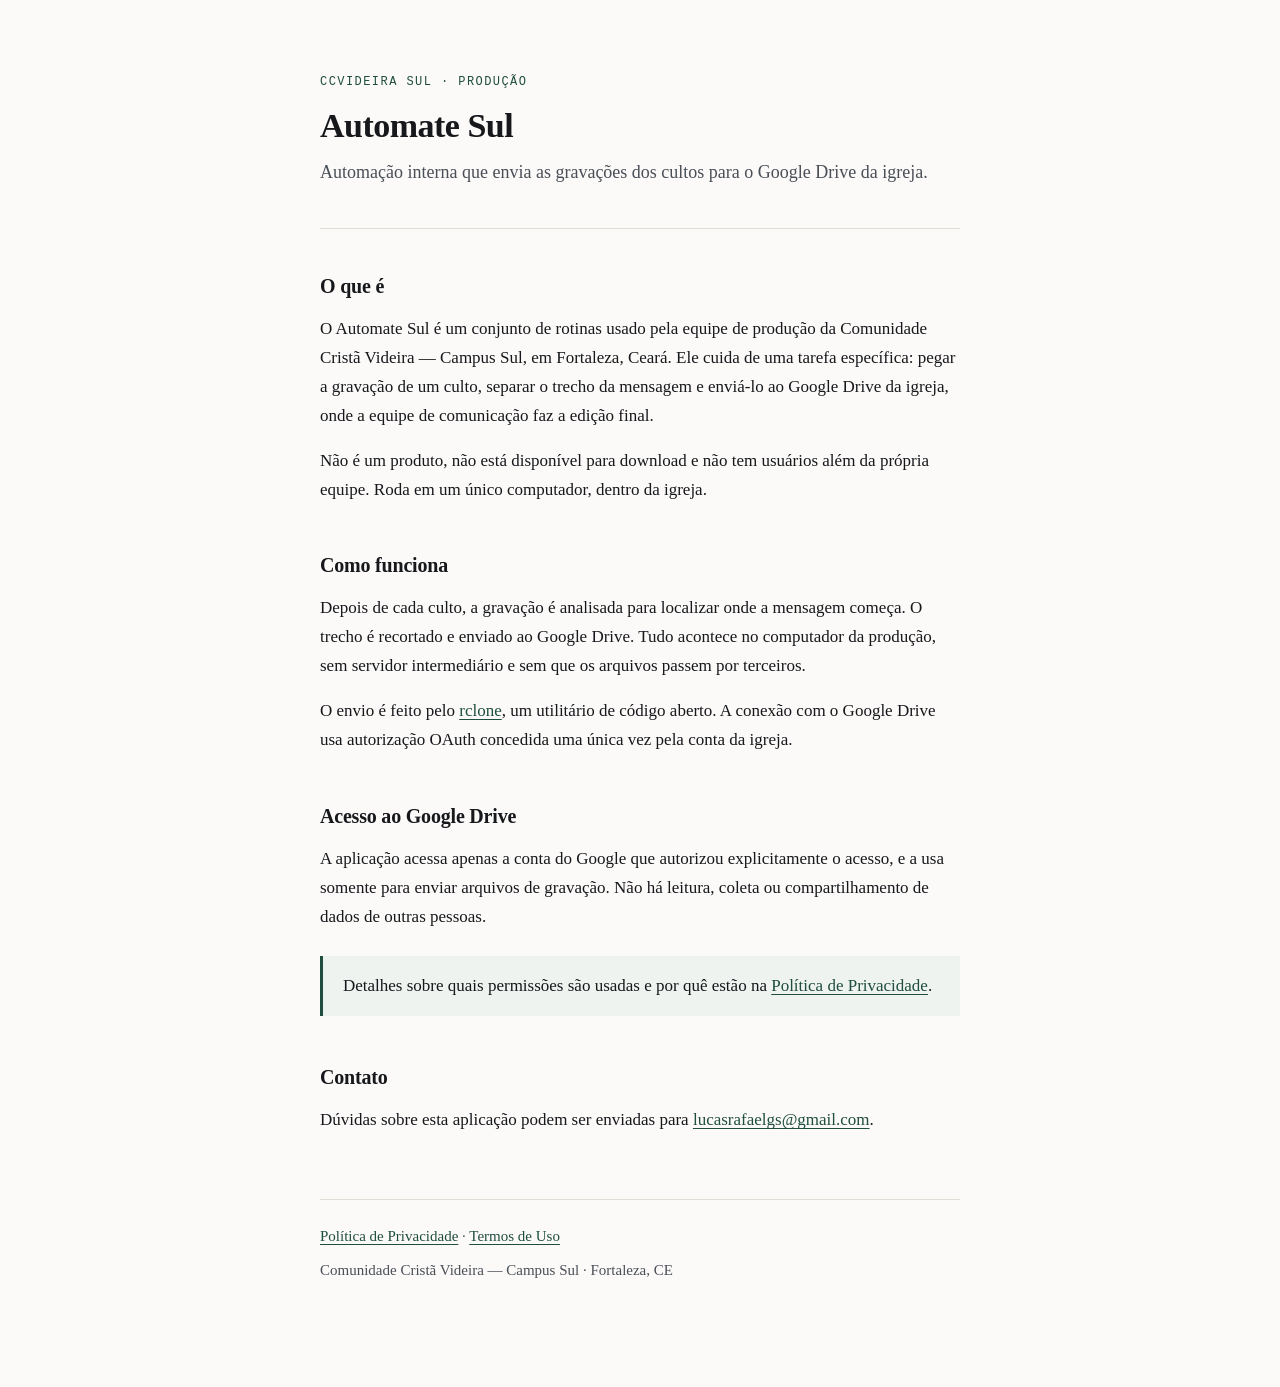
<file: index.html>
<!DOCTYPE html>
<html lang="pt-BR">
<head>
<meta charset="utf-8">
<meta name="viewport" content="width=device-width, initial-scale=1">
<title>Automate Sul — CCVideira Sul</title>
<meta name="description" content="Automação interna da CCVideira Sul para envio de gravações de cultos ao Google Drive da igreja.">
<link rel="stylesheet" href="estilo.css">
</head>
<body>
<div class="folha">

<header>
  <p class="etiqueta">CCVideira Sul · Produção</p>
  <h1>Automate Sul</h1>
  <p class="resumo">Automação interna que envia as gravações dos cultos para o Google Drive da igreja.</p>
</header>

<main>

<h2>O que é</h2>
<p>O Automate Sul é um conjunto de rotinas usado pela equipe de produção da Comunidade Cristã Videira — Campus Sul, em Fortaleza, Ceará. Ele cuida de uma tarefa específica: pegar a gravação de um culto, separar o trecho da mensagem e enviá-lo ao Google Drive da igreja, onde a equipe de comunicação faz a edição final.</p>

<p>Não é um produto, não está disponível para download e não tem usuários além da própria equipe. Roda em um único computador, dentro da igreja.</p>

<h2>Como funciona</h2>
<p>Depois de cada culto, a gravação é analisada para localizar onde a mensagem começa. O trecho é recortado e enviado ao Google Drive. Tudo acontece no computador da produção, sem servidor intermediário e sem que os arquivos passem por terceiros.</p>

<p>O envio é feito pelo <a href="https://rclone.org" rel="noopener">rclone</a>, um utilitário de código aberto. A conexão com o Google Drive usa autorização OAuth concedida uma única vez pela conta da igreja.</p>

<h2>Acesso ao Google Drive</h2>
<p>A aplicação acessa apenas a conta do Google que autorizou explicitamente o acesso, e a usa somente para enviar arquivos de gravação. Não há leitura, coleta ou compartilhamento de dados de outras pessoas.</p>

<div class="destaque">
  <p>Detalhes sobre quais permissões são usadas e por quê estão na <a href="privacidade.html">Política de Privacidade</a>.</p>
</div>

<h2>Contato</h2>
<p>Dúvidas sobre esta aplicação podem ser enviadas para <a href="mailto:lucasrafaelgs@gmail.com">lucasrafaelgs@gmail.com</a>.</p>

</main>

<footer>
  <p><a href="privacidade.html">Política de Privacidade</a> · <a href="termos.html">Termos de Uso</a></p>
  <p>Comunidade Cristã Videira — Campus Sul · Fortaleza, CE</p>
</footer>

</div>
</body>
</html>
</file>
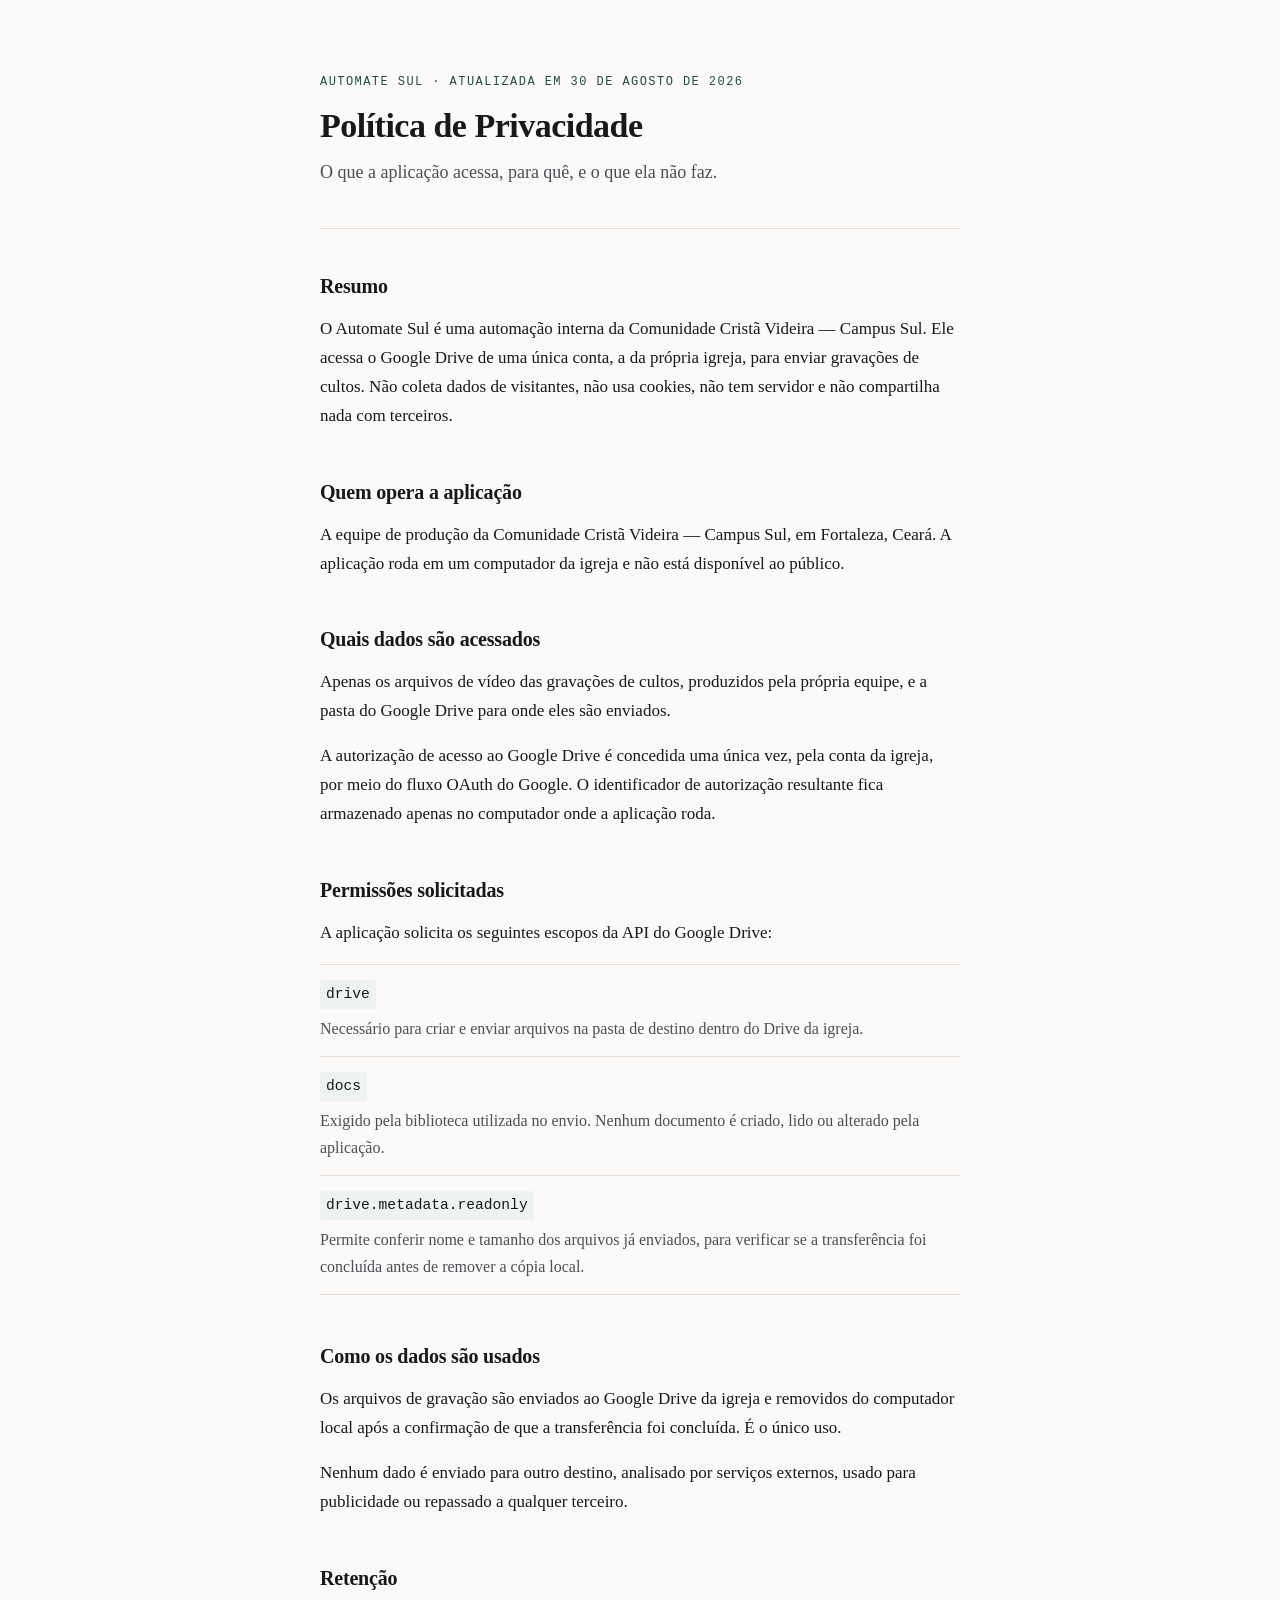
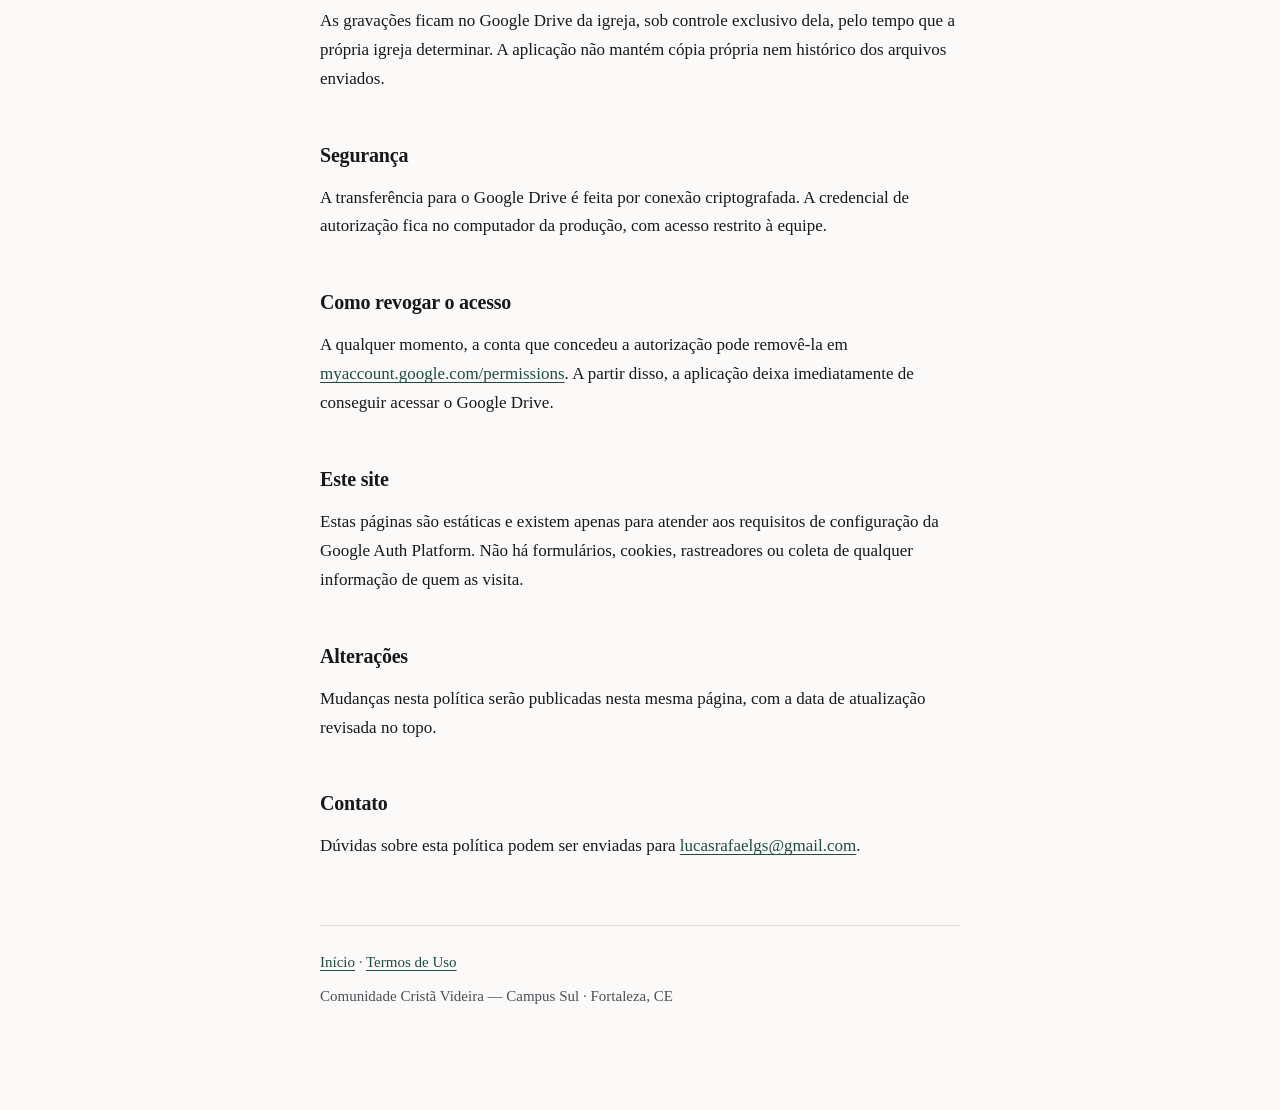
<file: privacidade.html>
<!DOCTYPE html>
<html lang="pt-BR">
<head>
<meta charset="utf-8">
<meta name="viewport" content="width=device-width, initial-scale=1">
<title>Política de Privacidade — Automate Sul</title>
<meta name="description" content="Política de Privacidade do Automate Sul, automação interna da CCVideira Sul.">
<link rel="stylesheet" href="estilo.css">
</head>
<body>
<div class="folha">

<header>
  <p class="etiqueta">Automate Sul · Atualizada em 30 de agosto de 2026</p>
  <h1>Política de Privacidade</h1>
  <p class="resumo">O que a aplicação acessa, para quê, e o que ela não faz.</p>
</header>

<main>

<h2>Resumo</h2>
<p>O Automate Sul é uma automação interna da Comunidade Cristã Videira — Campus Sul. Ele acessa o Google Drive de uma única conta, a da própria igreja, para enviar gravações de cultos. Não coleta dados de visitantes, não usa cookies, não tem servidor e não compartilha nada com terceiros.</p>

<h2>Quem opera a aplicação</h2>
<p>A equipe de produção da Comunidade Cristã Videira — Campus Sul, em Fortaleza, Ceará. A aplicação roda em um computador da igreja e não está disponível ao público.</p>

<h2>Quais dados são acessados</h2>
<p>Apenas os arquivos de vídeo das gravações de cultos, produzidos pela própria equipe, e a pasta do Google Drive para onde eles são enviados.</p>

<p>A autorização de acesso ao Google Drive é concedida uma única vez, pela conta da igreja, por meio do fluxo OAuth do Google. O identificador de autorização resultante fica armazenado apenas no computador onde a aplicação roda.</p>

<h2>Permissões solicitadas</h2>
<p>A aplicação solicita os seguintes escopos da API do Google Drive:</p>

<ul class="permissoes">
  <li>
    <code>drive</code>
    <span>Necessário para criar e enviar arquivos na pasta de destino dentro do Drive da igreja.</span>
  </li>
  <li>
    <code>docs</code>
    <span>Exigido pela biblioteca utilizada no envio. Nenhum documento é criado, lido ou alterado pela aplicação.</span>
  </li>
  <li>
    <code>drive.metadata.readonly</code>
    <span>Permite conferir nome e tamanho dos arquivos já enviados, para verificar se a transferência foi concluída antes de remover a cópia local.</span>
  </li>
</ul>

<h2>Como os dados são usados</h2>
<p>Os arquivos de gravação são enviados ao Google Drive da igreja e removidos do computador local após a confirmação de que a transferência foi concluída. É o único uso.</p>

<p>Nenhum dado é enviado para outro destino, analisado por serviços externos, usado para publicidade ou repassado a qualquer terceiro.</p>

<h2>Retenção</h2>
<p>As gravações ficam no Google Drive da igreja, sob controle exclusivo dela, pelo tempo que a própria igreja determinar. A aplicação não mantém cópia própria nem histórico dos arquivos enviados.</p>

<h2>Segurança</h2>
<p>A transferência para o Google Drive é feita por conexão criptografada. A credencial de autorização fica no computador da produção, com acesso restrito à equipe.</p>

<h2>Como revogar o acesso</h2>
<p>A qualquer momento, a conta que concedeu a autorização pode removê-la em <a href="https://myaccount.google.com/permissions" rel="noopener">myaccount.google.com/permissions</a>. A partir disso, a aplicação deixa imediatamente de conseguir acessar o Google Drive.</p>

<h2>Este site</h2>
<p>Estas páginas são estáticas e existem apenas para atender aos requisitos de configuração da Google Auth Platform. Não há formulários, cookies, rastreadores ou coleta de qualquer informação de quem as visita.</p>

<h2>Alterações</h2>
<p>Mudanças nesta política serão publicadas nesta mesma página, com a data de atualização revisada no topo.</p>

<h2>Contato</h2>
<p>Dúvidas sobre esta política podem ser enviadas para <a href="mailto:lucasrafaelgs@gmail.com">lucasrafaelgs@gmail.com</a>.</p>

</main>

<footer>
  <p><a href="index.html">Início</a> · <a href="termos.html">Termos de Uso</a></p>
  <p>Comunidade Cristã Videira — Campus Sul · Fortaleza, CE</p>
</footer>

</div>
</body>
</html>
</file>
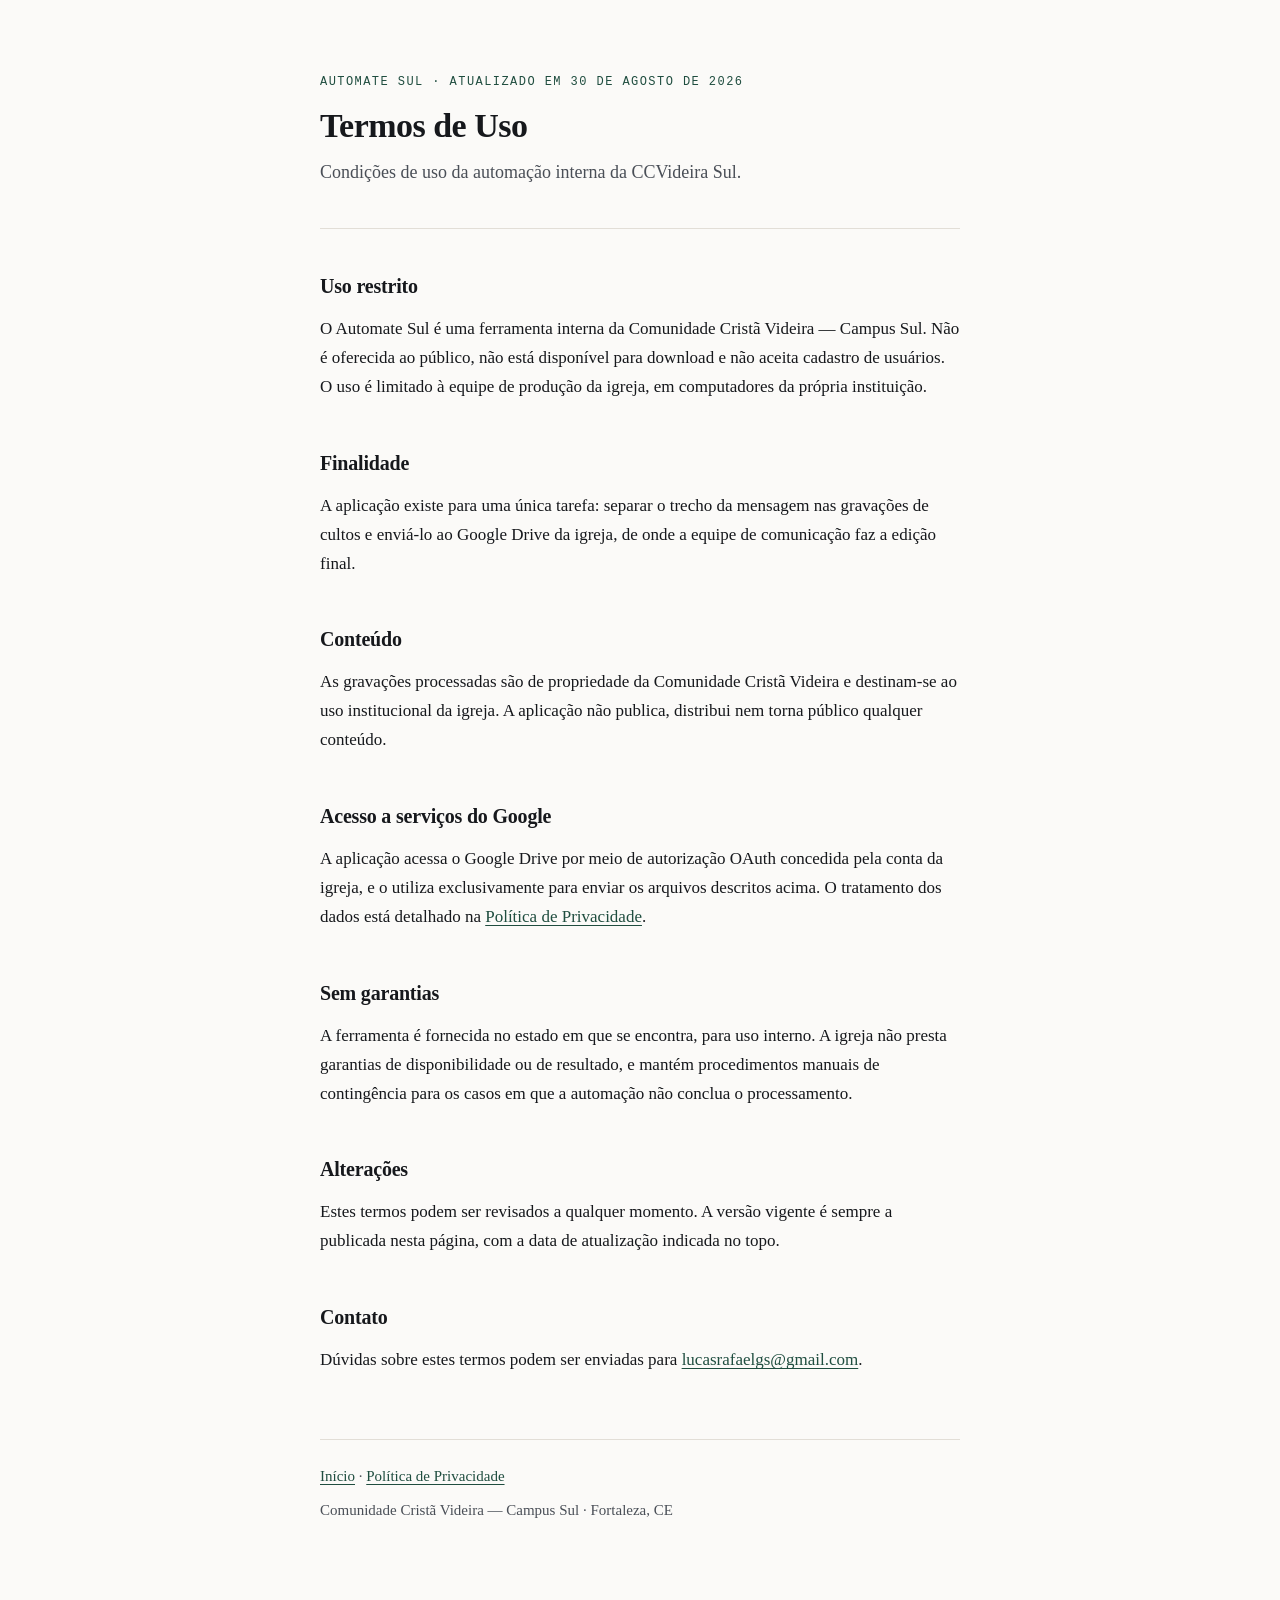
<file: termos.html>
<!DOCTYPE html>
<html lang="pt-BR">
<head>
<meta charset="utf-8">
<meta name="viewport" content="width=device-width, initial-scale=1">
<title>Termos de Uso — Automate Sul</title>
<meta name="description" content="Termos de Uso do Automate Sul, automação interna da CCVideira Sul.">
<link rel="stylesheet" href="estilo.css">
</head>
<body>
<div class="folha">

<header>
  <p class="etiqueta">Automate Sul · Atualizado em 30 de agosto de 2026</p>
  <h1>Termos de Uso</h1>
  <p class="resumo">Condições de uso da automação interna da CCVideira Sul.</p>
</header>

<main>

<h2>Uso restrito</h2>
<p>O Automate Sul é uma ferramenta interna da Comunidade Cristã Videira — Campus Sul. Não é oferecida ao público, não está disponível para download e não aceita cadastro de usuários. O uso é limitado à equipe de produção da igreja, em computadores da própria instituição.</p>

<h2>Finalidade</h2>
<p>A aplicação existe para uma única tarefa: separar o trecho da mensagem nas gravações de cultos e enviá-lo ao Google Drive da igreja, de onde a equipe de comunicação faz a edição final.</p>

<h2>Conteúdo</h2>
<p>As gravações processadas são de propriedade da Comunidade Cristã Videira e destinam-se ao uso institucional da igreja. A aplicação não publica, distribui nem torna público qualquer conteúdo.</p>

<h2>Acesso a serviços do Google</h2>
<p>A aplicação acessa o Google Drive por meio de autorização OAuth concedida pela conta da igreja, e o utiliza exclusivamente para enviar os arquivos descritos acima. O tratamento dos dados está detalhado na <a href="privacidade.html">Política de Privacidade</a>.</p>

<h2>Sem garantias</h2>
<p>A ferramenta é fornecida no estado em que se encontra, para uso interno. A igreja não presta garantias de disponibilidade ou de resultado, e mantém procedimentos manuais de contingência para os casos em que a automação não conclua o processamento.</p>

<h2>Alterações</h2>
<p>Estes termos podem ser revisados a qualquer momento. A versão vigente é sempre a publicada nesta página, com a data de atualização indicada no topo.</p>

<h2>Contato</h2>
<p>Dúvidas sobre estes termos podem ser enviadas para <a href="mailto:lucasrafaelgs@gmail.com">lucasrafaelgs@gmail.com</a>.</p>

</main>

<footer>
  <p><a href="index.html">Início</a> · <a href="privacidade.html">Política de Privacidade</a></p>
  <p>Comunidade Cristã Videira — Campus Sul · Fortaleza, CE</p>
</footer>

</div>
</body>
</html>
</file>
<file: estilo.css>
/* Automate Sul — CCVideira Sul
   Folha de estilo compartilhada pelas três páginas. */

:root {
  --tinta:        #16181c;
  --tinta-suave:  #4a4f57;
  --papel:        #fbfaf8;
  --linha:        #e2ded7;
  --realce:       #1f4d3f;
  --realce-claro: #eef3f0;
}

*, *::before, *::after { box-sizing: border-box; }

html { -webkit-text-size-adjust: 100%; }

body {
  margin: 0;
  padding: 0 24px 96px;
  background: var(--papel);
  color: var(--tinta);
  font-family: "Iowan Old Style", "Palatino Linotype", Palatino, Georgia, serif;
  font-size: 17px;
  line-height: 1.7;
}

.folha { max-width: 640px; margin: 0 auto; }

/* --- Cabeçalho --- */

header {
  padding: 72px 0 40px;
  border-bottom: 1px solid var(--linha);
  margin-bottom: 40px;
}

.etiqueta {
  font-family: ui-monospace, "SF Mono", "Cascadia Mono", Menlo, monospace;
  font-size: 12px;
  letter-spacing: 0.12em;
  text-transform: uppercase;
  color: var(--realce);
  margin: 0 0 14px;
}

h1 {
  font-size: 34px;
  line-height: 1.15;
  font-weight: 600;
  letter-spacing: -0.015em;
  margin: 0 0 12px;
}

.resumo {
  font-size: 18px;
  color: var(--tinta-suave);
  margin: 0;
}

/* --- Corpo --- */

h2 {
  font-size: 20px;
  font-weight: 600;
  letter-spacing: -0.01em;
  margin: 44px 0 12px;
}

h2:first-of-type { margin-top: 0; }

p { margin: 0 0 16px; }

ul { margin: 0 0 16px; padding-left: 22px; }
li { margin-bottom: 8px; }

a {
  color: var(--realce);
  text-underline-offset: 3px;
}

a:focus-visible {
  outline: 2px solid var(--realce);
  outline-offset: 3px;
  border-radius: 2px;
}

code {
  font-family: ui-monospace, "SF Mono", "Cascadia Mono", Menlo, monospace;
  font-size: 0.86em;
  background: var(--realce-claro);
  padding: 2px 6px;
  border-radius: 3px;
}

.destaque {
  background: var(--realce-claro);
  border-left: 3px solid var(--realce);
  padding: 16px 20px;
  margin: 24px 0;
}

.destaque p:last-child { margin-bottom: 0; }

/* --- Lista de permissões --- */

.permissoes { list-style: none; padding: 0; margin: 0 0 16px; }

.permissoes li {
  border-top: 1px solid var(--linha);
  padding: 14px 0;
  margin: 0;
}

.permissoes li:last-child { border-bottom: 1px solid var(--linha); }

.permissoes code { display: inline-block; margin-bottom: 6px; }

.permissoes span { display: block; color: var(--tinta-suave); font-size: 16px; }

/* --- Rodapé --- */

footer {
  margin-top: 64px;
  padding-top: 24px;
  border-top: 1px solid var(--linha);
  font-size: 15px;
  color: var(--tinta-suave);
}

footer p { margin: 0 0 8px; }

@media (max-width: 560px) {
  body { font-size: 16px; padding: 0 20px 64px; }
  header { padding-top: 48px; }
  h1 { font-size: 27px; }
}
</file>
